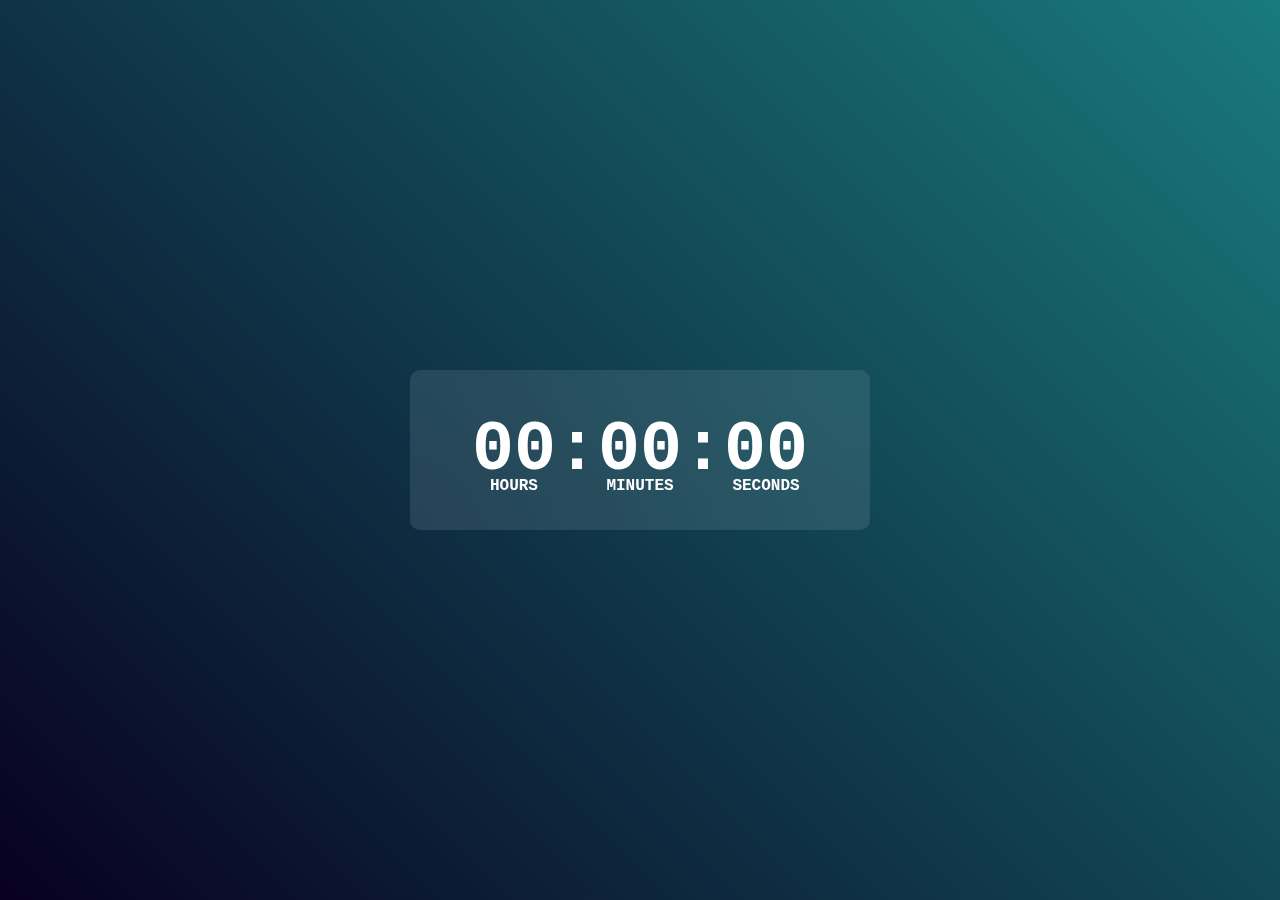
<file: Digital-Clock/index.html>
<!DOCTYPE html>
<html lang="en">

<head>
    <meta charset="UTF-8">
    <meta name="viewport" content="width=device-width, initial-scale=1.0">
    <title>Document</title>
    <link rel="stylesheet" href="style.css">
</head>

<body>
    <div class="main">
        <div class="container">
            <div class="clock">
                <span id="hrs">00</span>
                <span>:</span>
                <span id="min">00</span>
                <span>:</span>
                <span id="sec">00</span>
            </div>
        </div>
    </div>

    <script src="script.js"></script>
</body>

</html>
</file>
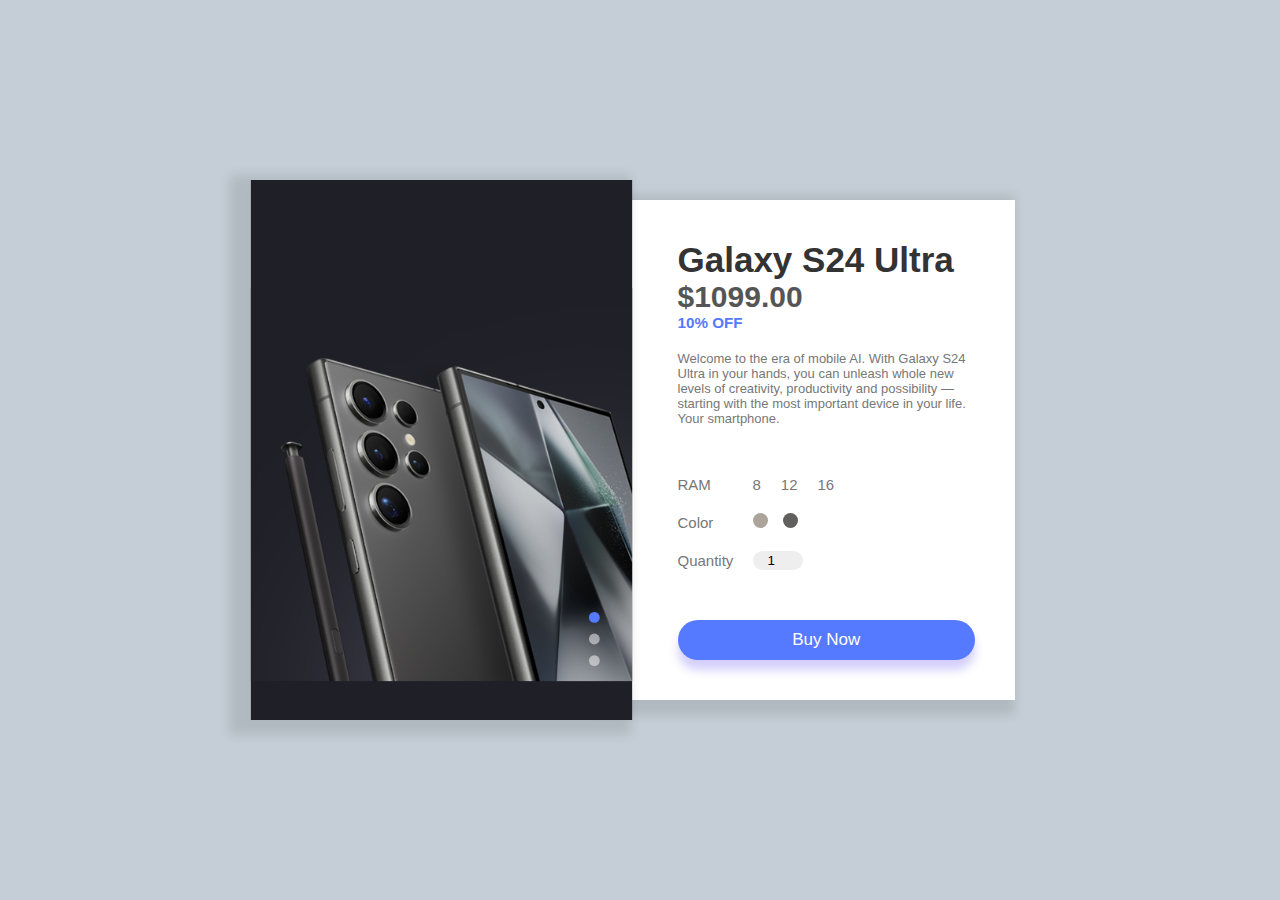
<file: Ecommerce-Product-Gallery/index.html>
<!DOCTYPE html>
<html lang="en">

<head>
    <meta charset="UTF-8">
    <meta name="viewport" content="width=device-width, initial-scale=1.0">
    <title>Document</title>
    <link rel="stylesheet" href="style.css">
</head>

<body>
    <div class="container">
        <div class="product">
            <div class="gallery">
                <img src="images/image1.jpg" id="productImg">
                <div class="controls">
                    <span class="btn active"></span>
                    <span class="btn"></span>
                    <span class="btn"></span>
                </div>
            </div>
            <div class="details">
                <h1>Galaxy S24 Ultra</h1>
                <h2>$1099.00</h2>
                <h3>10% OFF</h3>
                <p>Welcome to the era of mobile AI. With Galaxy S24 Ultra in your hands, you can unleash whole new
                    levels of creativity, productivity and possibility — starting with the most important device in your
                    life. Your smartphone.</p>
                <form>
                    <div class="ram-size-select">
                        <p>RAM</p>
                        <label for="eight">
                            <input type="radio" name="ram" id="eight">
                            <span>8</span>
                        </label>
                        <label for="twelve">
                            <input type="radio" name="ram" id="twelve">
                            <span>12</span>
                        </label>
                        <label for="sixteen">
                            <input type="radio" name="ram" id="sixteen">
                            <span>16</span>
                        </label>
                    </div>

                    <div class="color-select">
                        <p>Color</p>
                        <label for="titanium-gray">
                            <input type="radio" name="color" id="titanium-gray">
                            <span class="color-1"></span>
                        </label>
                        <label for="titanium-black">
                            <input type="radio" name="color" id="titanium-black">
                            <span class="color-2"></span>
                        </label>
                    </div>

                    <div class="quantity-select">
                        <p>Quantity</p>
                        <input type="number" value="1">
                    </div>

                    <button>Buy Now</button>
                </form>
            </div>
        </div>
    </div>

    <script src="script.js"></script>
</body>

</html>
</file>
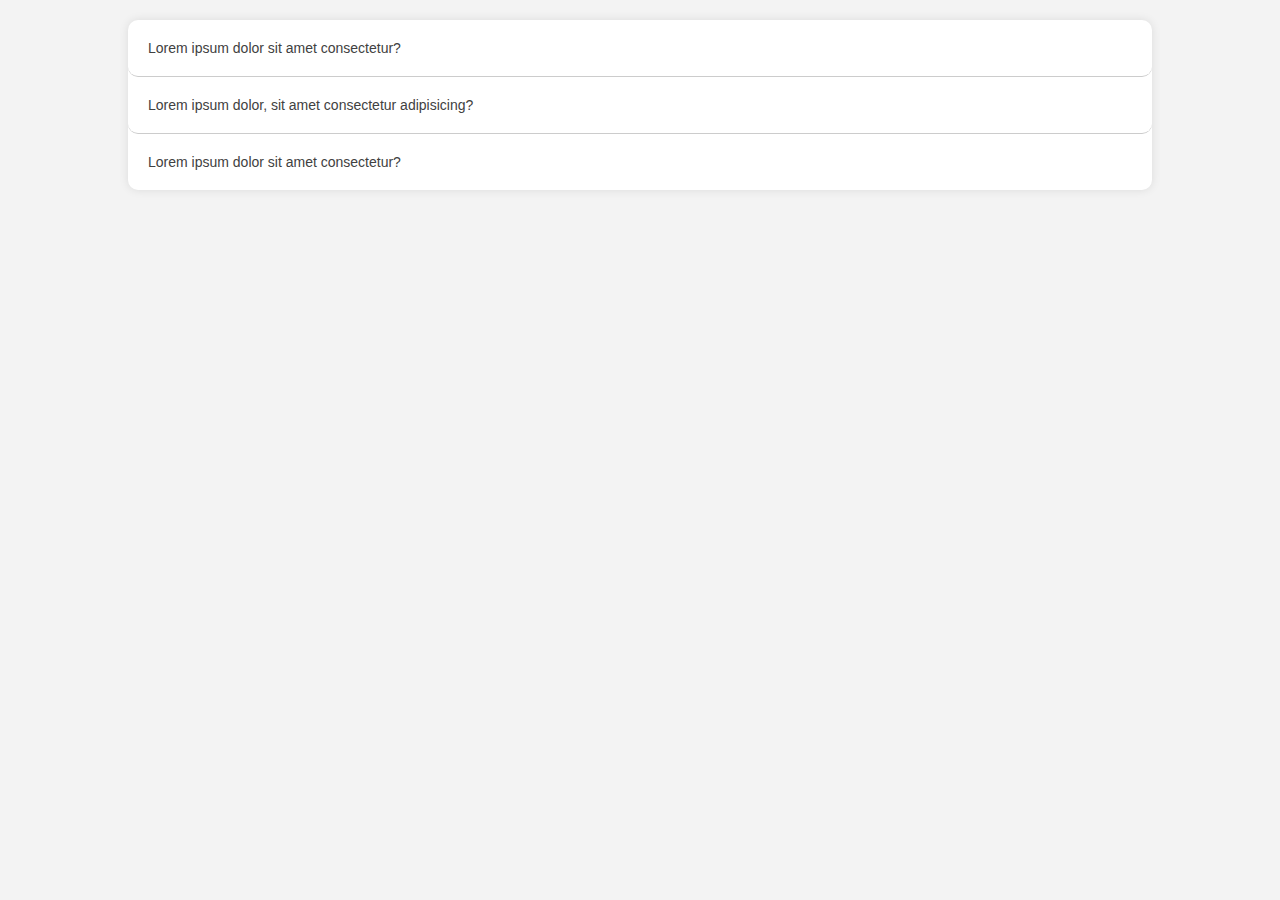
<file: FAQ-Section/index.html>
<!DOCTYPE html>
<html lang="en">

<head>
    <meta charset="UTF-8">
    <meta name="viewport" content="width=device-width, initial-scale=1.0">
    <title>FAQ</title>
    <link rel="stylesheet" href="style.css">
</head>

<body>
    <div class="container">
        <div class="question" onclick="toggleAnswer(this)">
            <button>Lorem ipsum dolor sit amet consectetur?</button>
            <div class="answer">
                <p>Lorem ipsum dolor sit amet consectetur adipisicing elit. Atque illo ipsa dignissimos cupiditate a ab
                    laboriosam repudiandae numquam culpa quidem, labore deserunt delectus quae provident quis quia
                    assumenda praesentium magni voluptate repellat ratione natus eos quaerat. Unde ea, facilis
                    doloremque consectetur architecto placeat nesciunt temporibus molestias sapiente illum harum neque.
                </p>
            </div>
        </div>

        <div class="question" onclick="toggleAnswer(this)">
            <button>Lorem ipsum dolor, sit amet consectetur adipisicing?</button>
            <div class="answer">
                <p>Lorem ipsum dolor sit amet consectetur adipisicing elit. Neque, ratione! Tenetur, nemo? Totam
                    consequuntur commodi placeat animi est illo fuga cum! Quaerat assumenda laborum nemo saepe et eum,
                    expedita, temporibus quo modi magnam adipisci reprehenderit fuga sapiente error repudiandae sequi
                    blanditiis. Similique dolorum adipisci id?F</p>
            </div>
        </div>

        <div class="question" onclick="toggleAnswer(this)">
            <button>Lorem ipsum dolor sit amet consectetur?</button>
            <div class="answer">
                <p>Lorem ipsum dolor sit, amet consectetur adipisicing elit. Modi placeat iste nisi beatae nulla, ea
                    velit enim illum consectetur, provident aliquid? Voluptatem, tenetur sed possimus temporibus omnis
                    molestias perspiciatis nam?</p>
            </div>
        </div>
    </div>
    <script src="script.js"></script>
</body>

</html>
</file>
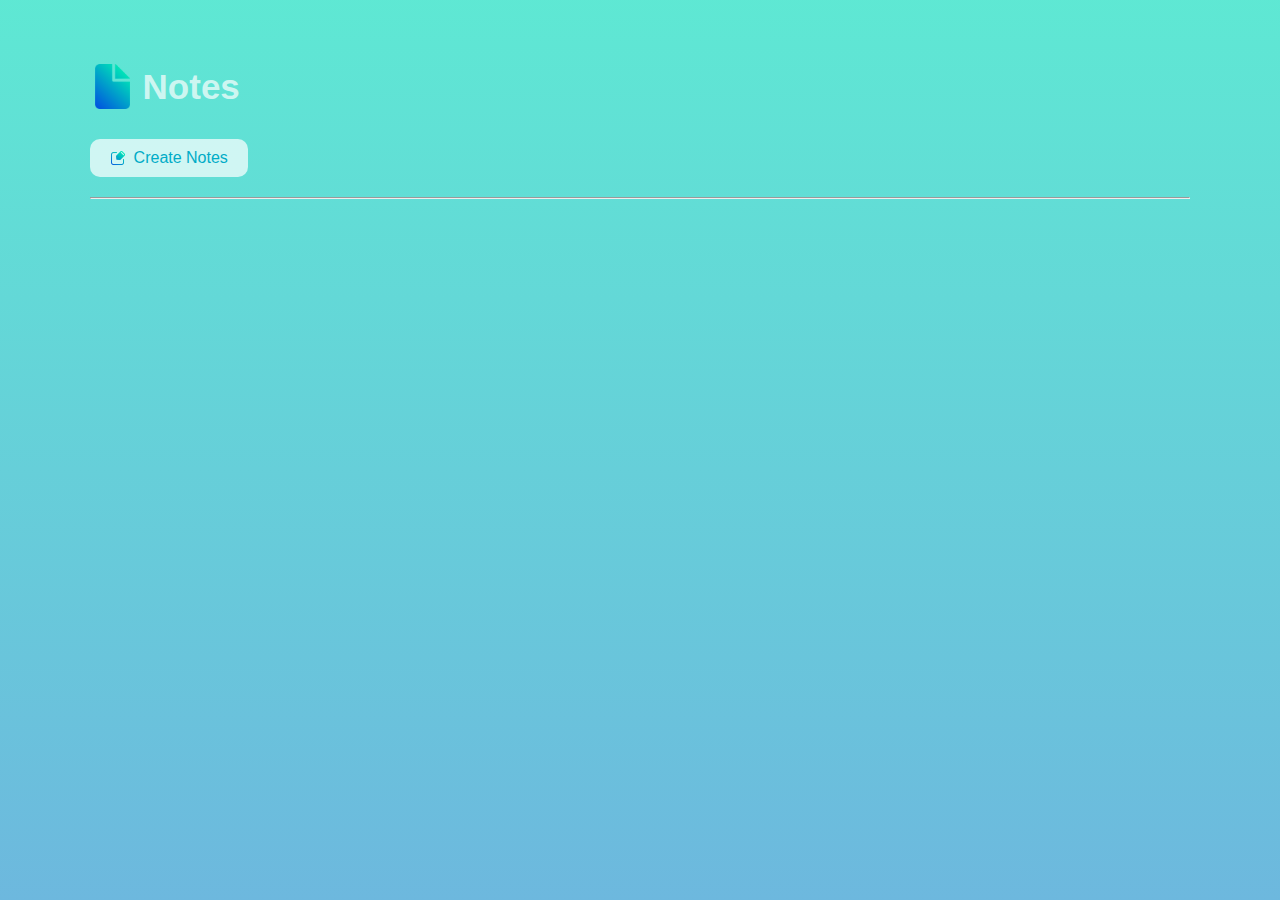
<file: Notes-App/index.html>
<!DOCTYPE html>
<html lang="en">

<head>
    <meta charset="UTF-8" />
    <meta name="viewport" content="width=device-width, initial-scale=1.0" />
    <title>Notes App</title>
    <link rel="stylesheet" href="style.css" />
</head>

<body>
    <div class="container">
        <h1><img src="images/note.png" alt="note icon">Notes</h1>
        <button class="btn"><img src="images/edit.png" alt="edit icon">Create Notes</button>
        <hr>
        <div class="notes-container">
            <!-- <p contenteditable="true" class="input-box">
                <img src="images/delete.png" alt="">
            </p> -->
        </div>
    </div>

    <script src="script.js"></script>
</body>

</html>
</file>
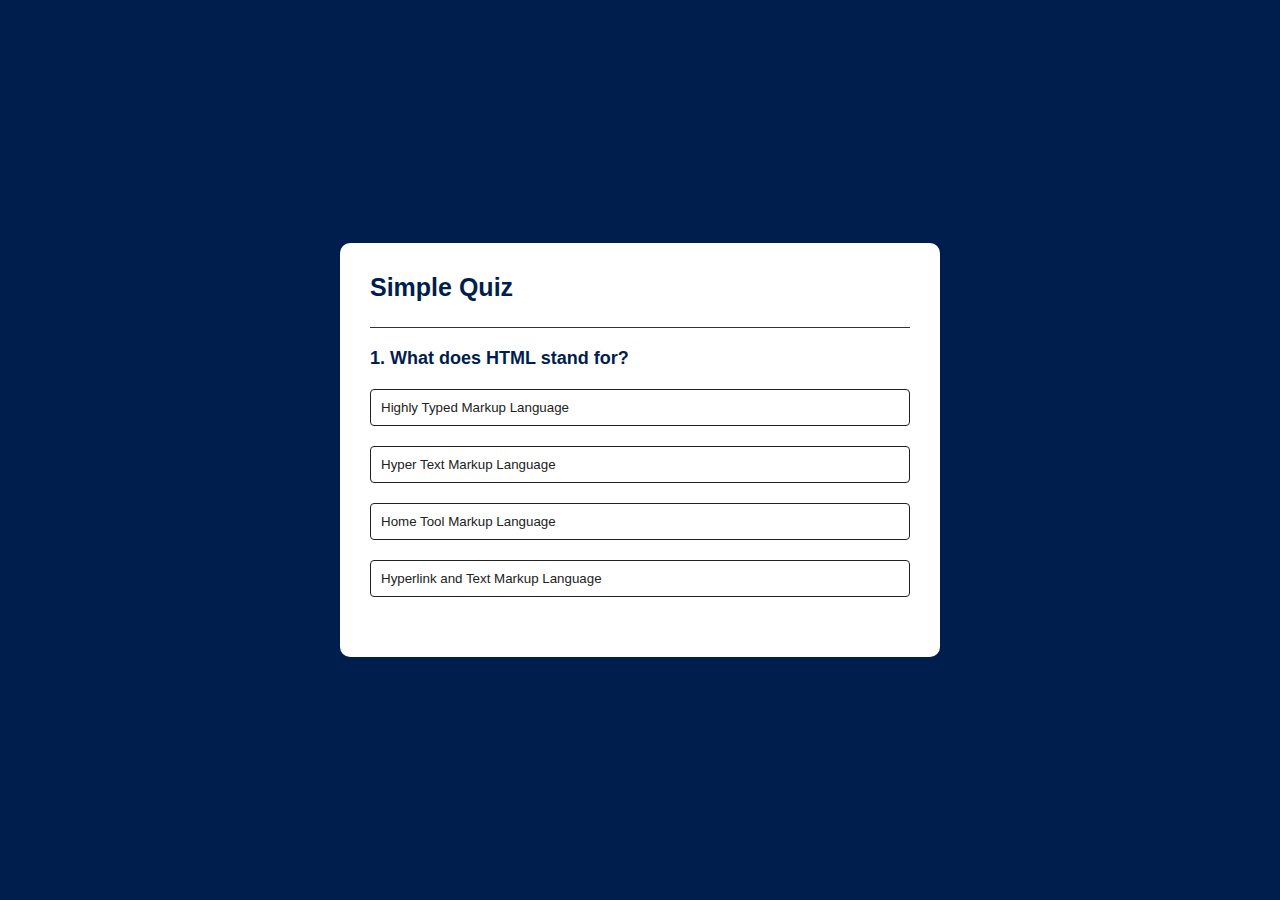
<file: Quiz-App/index.html>
<!DOCTYPE html>
<html lang="en">

<head>
    <meta charset="UTF-8">
    <meta name="viewport" content="width=device-width, initial-scale=1.0">
    <title>Quiz App</title>
    <link rel="stylesheet" href="style.css">
</head>

<body>
    <div class="app">
        <h1>Simple Quiz</h1>
        <div class="quiz">
            <h2 id="question">Question goes here</h2>
            <div id="answer-buttons">
                <button class="btn">Answer 1</button>
                <button class="btn">Answer 2</button>
                <button class="btn">Answer 3</button>
                <button class="btn">Answer 4</button>
            </div>
            <button id="next-btn">Next</button>
        </div>
    </div>
    <script src="script.js"></script>
</body>

</html>
</file>
<file: Digital-Clock/style.css>
* {
    margin: 0;
    padding: 0;
    box-sizing: border-box;
    font-family: 'Courier New', Courier, monospace;
}

.main {
    width: 100%;
    min-height: 100vh;
    background: linear-gradient(45deg, #08001f, #197a7d);
    color: white;
    position: relative;
}

.container {
    min-width: 460px;
    height: 160px;
    position: absolute;
    top: 50%;
    left: 50%;
    transform: translate(-50%, -50%);
}

.clock {
    width: 100%;
    height: 100%;
    background: rgba(229, 248, 244, 0.11);
    border-radius: 10px;
    display: flex;
    align-items: center;
    justify-content: center;
    backdrop-filter: blur(40px);
}

.clock span {
    font-size: 70px;
    font-weight: bold;
    display: inline-block;
    text-align: center;
    position: relative;
}

.clock span::after{
    font-size: 16px;
    position: absolute;
    bottom: -5px;
    left: 50%;
    transform: translateX(-50%);
}

#hrs::after{
    content: 'HOURS';
}

#min::after{
    content: 'MINUTES';
}

#sec::after{
    content: 'SECONDS';
}
</file>
<file: Ecommerce-Product-Gallery/style.css>
* {
    margin: 0;
    padding: 0;
    box-sizing: border-box;
    font-family: 'Poppins', sans-serif;
}

.container {
    width: 100%;
    min-height: 100vh;
    background: #c5ced6;
    display: flex;
    align-items: center;
    justify-content: center;
}

.product {
    width: 90%;
    max-width: 750px;
    display: flex;
}

.gallery {
    flex-basis: 47%;
    background: #1f1f27;
    transform: scale(1.08);
    box-shadow: -10px 5px 10px 10px rgba(0, 0, 0, 0.1);
    position: relative;
}

.gallery img {
    width: 100%;
    display: block;
    padding-top: 100px;
}

.details {
    flex-basis: 53%;
    background: #fff;
    padding: 40px;
    padding-left: 60px;
    box-shadow: -10px 5px 10px 10px rgba(0, 0, 0, 0.1);
    font-size: 13px;
    font-weight: 500;
    color: #777;
}

.details h1 {
    color: #333;
    font-size: 35px;
}

.details h2 {
    color: #555;
    font-size: 30px;
    font-weight: 600;
}

.details h3 {
    color: #557aff;
    margin-bottom: 20px;
}

.details form {
    font-size: 15px;
    font-weight: 400;
}

.ram-size-select {
    display: flex;
    align-items: center;
    margin-top: 50px;
}

.ram-size-select p {
    width: 70px;
}

.ram-size-select input:checked+span {
    color: #557aff;
    font-weight: 600;
}

.ram-size-select input {
    display: none;
}

.ram-size-select span {
    padding: 5px;
    margin-right: 10px;
    cursor: pointer;
}

.color-select {
    display: flex;
    align-items: center;
    margin-top: 20px;
}

.color-select p {
    width: 75px;
}

.color-select span {
    display: inline-block;
    width: 15px;
    height: 15px;
    border-radius: 50%;
    margin-right: 15px;
    cursor: pointer;
}

.color-1 {
    background: #aca49b;
}

.color-2 {
    background: #62605f;
}

.color-select input {
    display: none;
}

.color-select input:checked+span {
    transform: scale(0.7);
    box-shadow: 0 0 0 4px #fff, 0 0 0 6px #000;
}

.quantity-select {
    display: flex;
    align-items: center;
    margin-top: 20px;
}

.quantity-select p {
    width: 75px;
}

.quantity-select input {
    background: #eee;
    border: 0;
    outline: 0;
    padding: 2px 2px 2px 15px;
    width: 50px;
    border-radius: 12px;
}

form button {
    background: #557aff;
    color: #fff;
    font-size: 17px;
    width: 100%;
    padding: 10px;
    border-radius: 30px;
    border: 0;
    outline: 0;
    margin-top: 50px;
    box-shadow: 0 10px 10px rgba(85, 63, 240, 0.25);
    cursor: pointer;
}

.controls {
    position: absolute;
    bottom: 40px;
    right: 20px;
}

.btn {
    display: block;
    width: 10px;
    height: 10px;
    border-radius: 50%;
    background: rgba(255, 255, 255, 0.5);
    margin: 10px;
    cursor: pointer;
}

.btn.active {
    background: #557aff;
}
</file>
<file: FAQ-Section/style.css>
* {
    margin: 0;
    padding: 0;
}

body {
    margin: 0;
    font-family: 'Arial', sans-serif;
    background-color: #f3f3f3;
}

.container {
    background-color: #fff;
    margin: 20px auto;
    width: 80%;
    border-radius: 10px;
    box-shadow: 0 0 10px rgba(0, 0, 0, 0.1);
}

.question {
    border-bottom: 1px solid #ccc;
    border-radius: 10px;
    overflow: hidden;
}

.question:last-child {
    border-bottom: none;
}

.question button {
    width: 100%;
    padding: 20px;
    font-size: 14px;
    color: #414141;
    background-color: transparent;
    border: 0;
    outline: none;
    text-align: left;
    cursor: pointer;
    transition: background-color 0.3s;
}

.question button:hover {
    background-color: #f9f9f9;
}

.answer {
    max-height: 0;
    overflow: hidden;
    transition: max-height 0.5s ease-in-out;
    padding: 0 20px;
    color: #414141;
    font-size: 14px;
}

.answer p {
    margin-bottom: 10px;
}

.question.active .answer {
    max-height: 500px;
}
</file>
<file: Notes-App/style.css>
* {
  margin: 0;
  padding: 0;
  font-family: "Poppins", sans-serif;
  box-sizing: border-box;
}

body {
  background: linear-gradient(180deg, rgba(26, 222, 193, 0.7), rgba(47, 154, 208, 0.7));
}

.container {
  width: 100%;
  min-height: 100vh;
  color: rgba(255, 255, 255, 0.7);
  padding: 5% 7%;
}

.container h1 {
  display: flex;
  align-items: center;
  font-size: 35px;
  font-weight: 600;
}

.container h1 img {
  width: 45px;
  margin-right: 8px;
}

.container button img {
  width: 16px;
  margin-right: 8px;
}

.container button {
  display: flex;
  align-items: center;
  background: rgba(255, 255, 255, 0.7);
  color: #00acc7;
  font-size: 16px;
  outline: 0;
  border: 0;
  border-radius: 10px;
  padding: 10px 20px;
  margin: 30px 0 20px;
  cursor: pointer;
}

.input-box {
  position: relative;
  width: 100%;
  min-height: 15%;
  background: rgba(255, 255, 255, 0.7);
  color: #333;
  padding: 20px;
  margin: 20px 0;
  outline: none;
  border-radius: 10px;
}

.input-box img {
  width: 20px;
  position: absolute;
  bottom: 15px;
  right: 15px;
  cursor: pointer;
}
</file>
<file: Quiz-App/style.css>
* {
    margin: 0;
    padding: 0;
    font-family: 'Poppins', sans-serif;
    box-sizing: border-box;
}

body {
    background: #001e4d;
    display: flex;
    justify-content: center;
    align-items: center;
    height: 100vh;
}

.app {

    background: #fff;
    width: 90%;
    max-width: 600px;
    border-radius: 10px;
    padding: 30px;
}

.app h1 {
    font-size: 25px;
    color: #001e4d;
    font-weight: 600;
    border-bottom: 1px solid #333;
    padding-bottom: 25px;
}

.quiz {
    padding: 20px 0;
}

.quiz h2 {
    font-size: 18px;
    color: #001e4d;
    font-weight: 600;
    margin-bottom: 10px;
}

.btn {
    background: #fff;
    color: #222;
    font-weight: 500;
    width: 100%;
    border: 1px solid #222;
    padding: 10px;
    margin: 10px 0;
    text-align: left;
    border-radius: 4px;
    cursor: pointer;
    transition: all 0.3s;
}

.btn:hover:not([disabled]) {
    background: #222;
    color: #fff;
}

.btn:disabled {
    cursor: no-drop;
}

#next-btn {
    background: #001e4d;
    color: #fff;
    font-weight: 500;
    width: 150px;
    border: 0;
    padding: 10px;
    margin: 20px auto 0;
    border-radius: 4px;
    cursor: pointer;
    display: none;
}

.correct {
    background: #9aeabc;
}

.incorrect {
    background: #ff9393;
}
</file>
